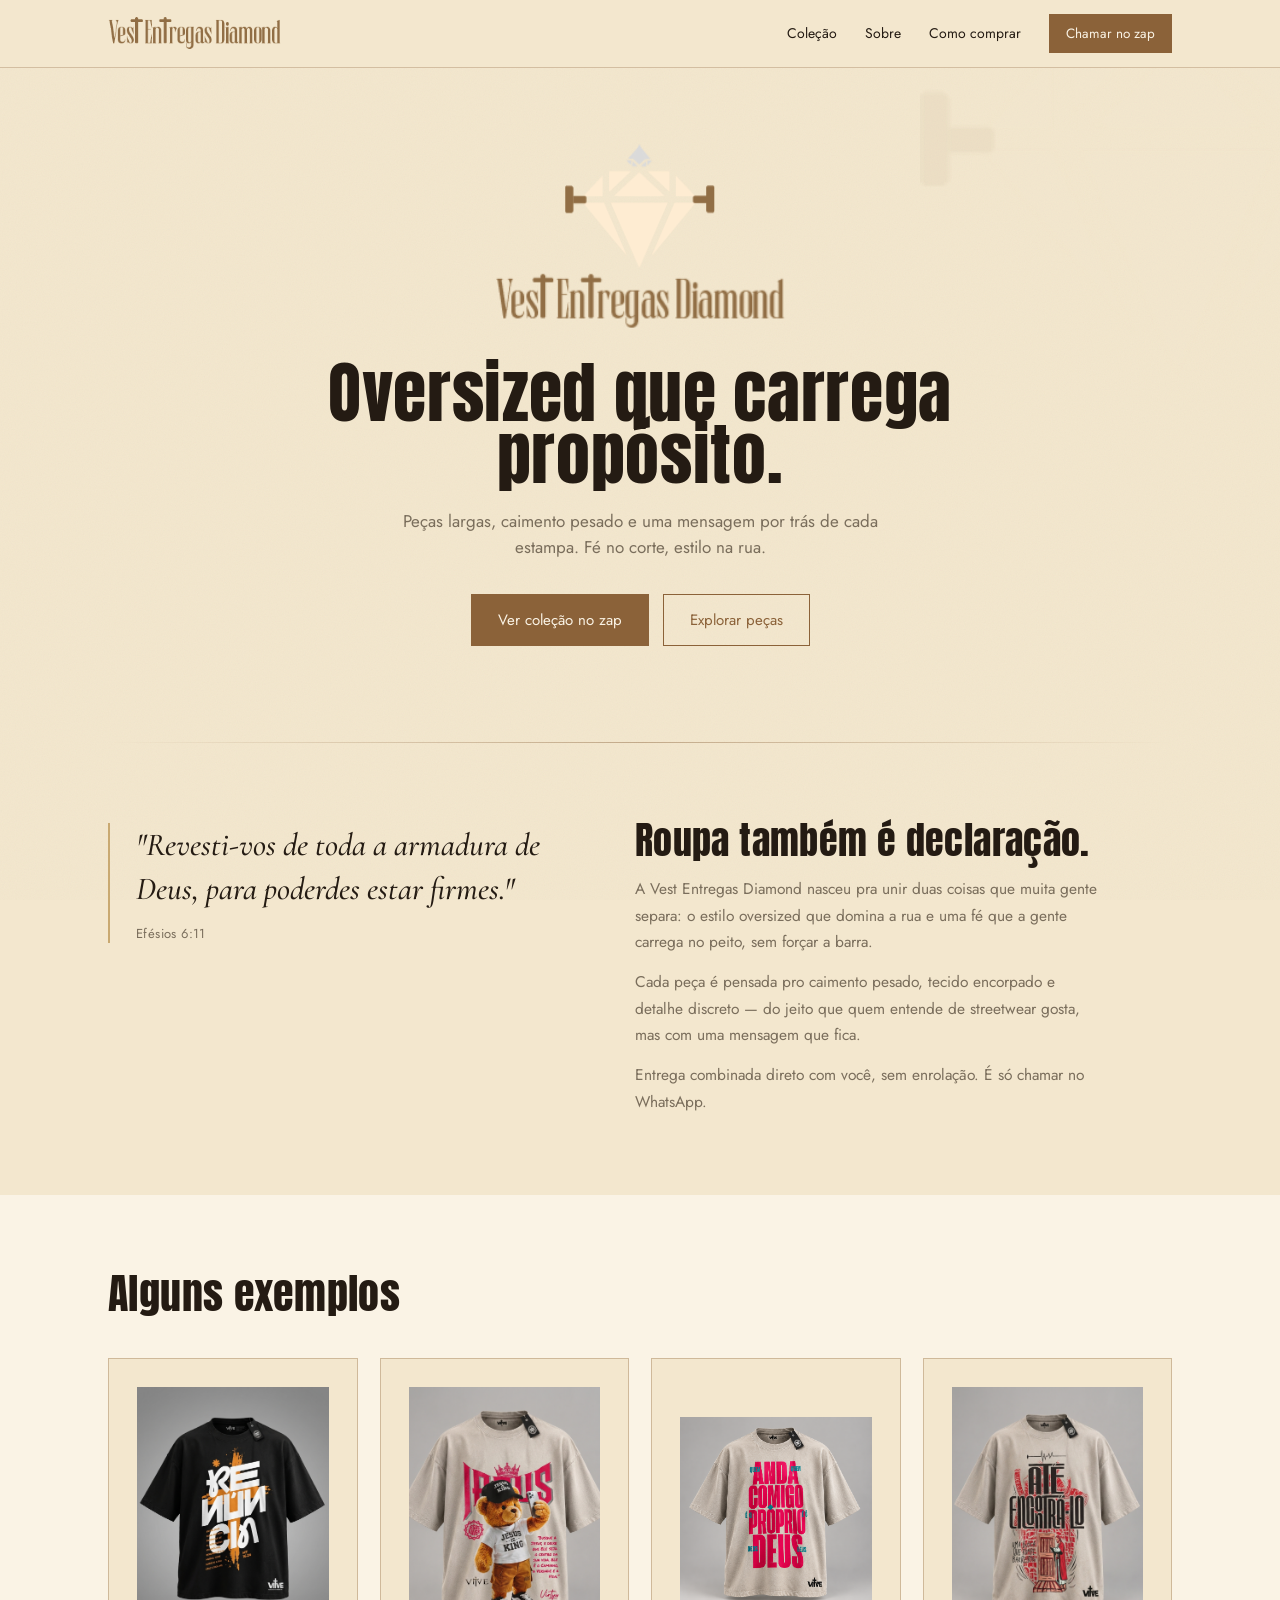
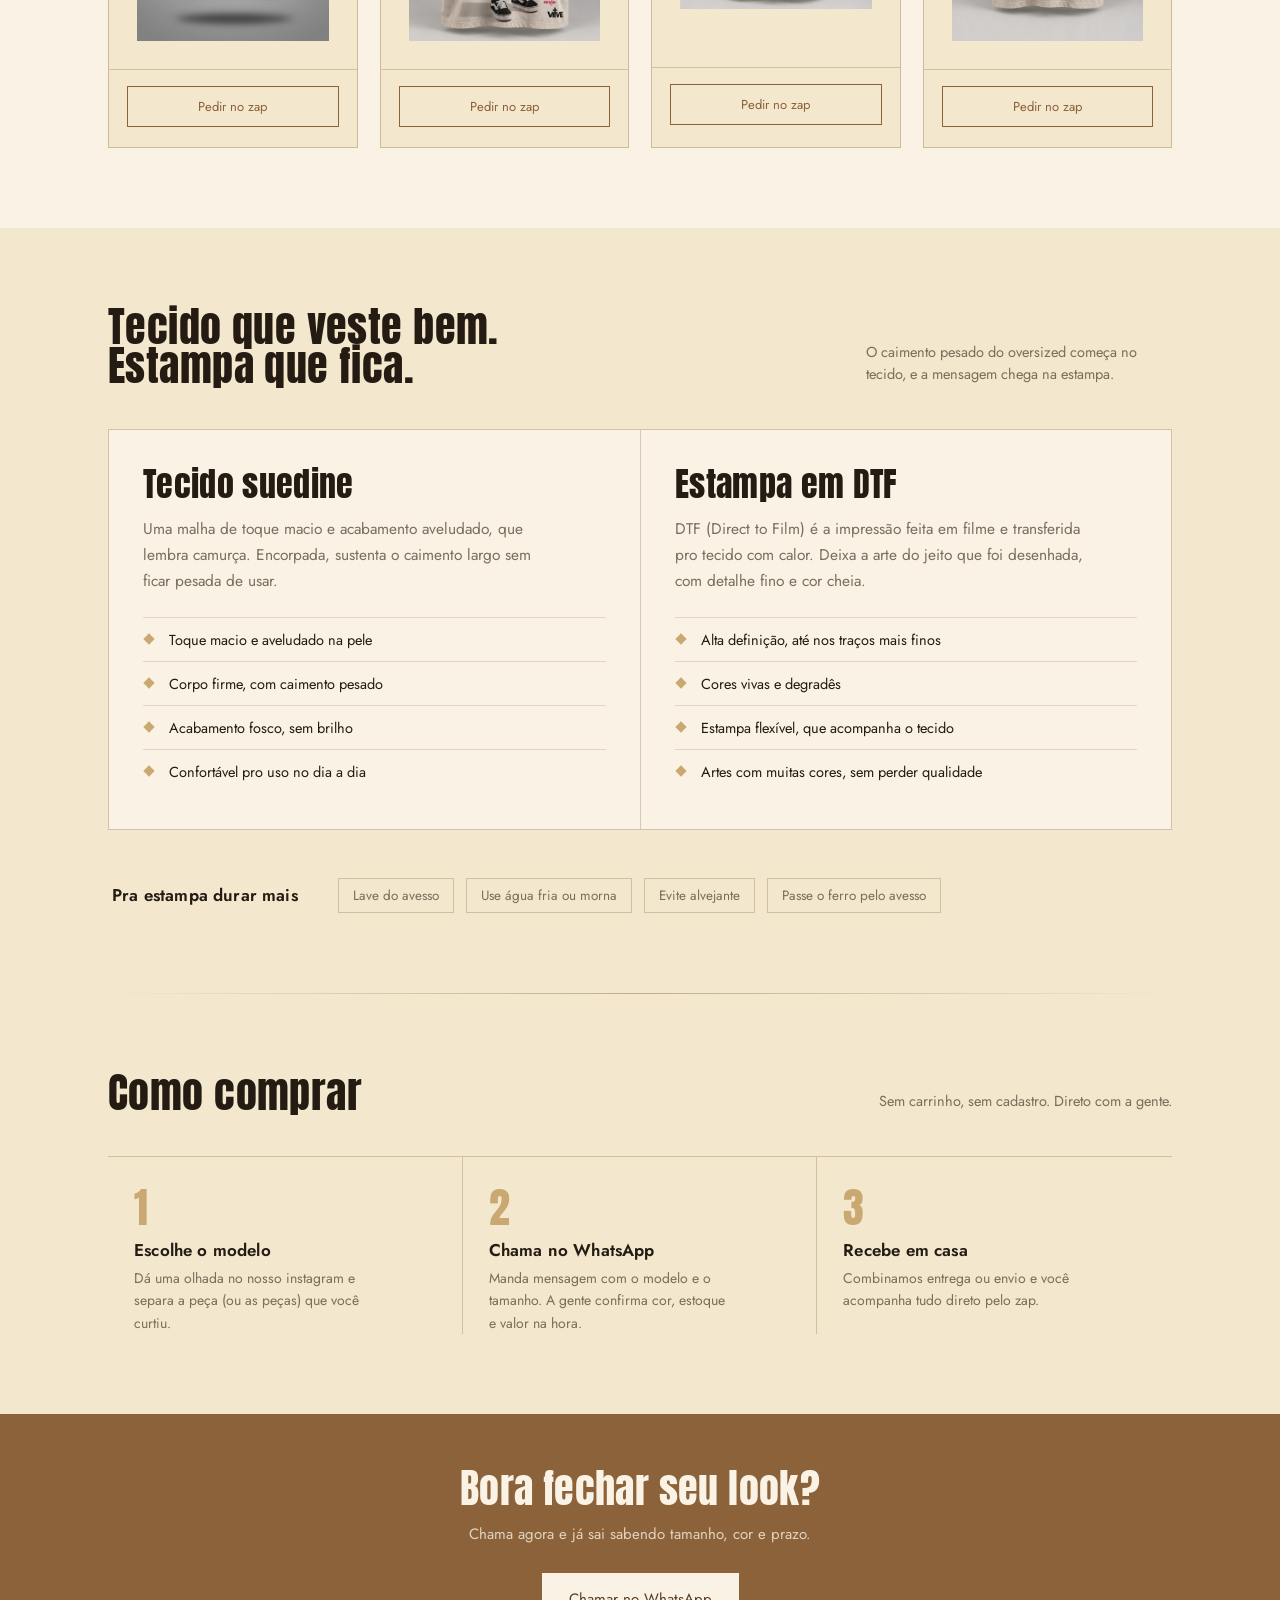
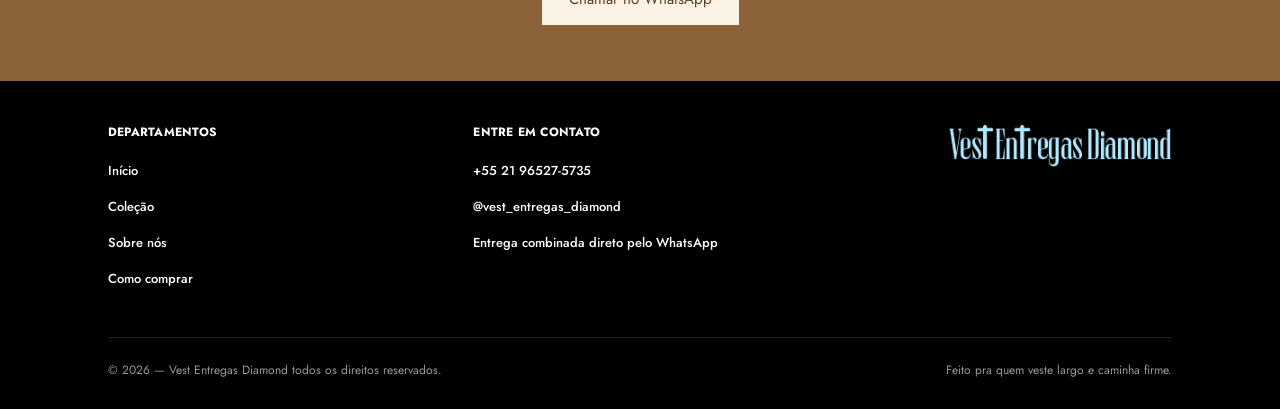
<file: index.html>
<!DOCTYPE html>
<html lang="pt-BR">

<head>
  <meta charset="UTF-8">
  <meta name="viewport" content="width=device-width, initial-scale=1.0">
  <title>Diamond — Oversized com propósito</title>
  <link rel="preconnect" href="https://fonts.googleapis.com">
  <link rel="preconnect" href="https://fonts.gstatic.com" crossorigin>
  <link
    href="https://fonts.googleapis.com/css2?family=Anton&family=Jost:wght@400;500;600;700&family=Cormorant+Garamond:ital,wght@0,500;1,500;1,600&display=swap"
    rel="stylesheet">
  <link rel="stylesheet" href="style.css">
</head>

<body>

  <svg class="noise" xmlns="http://www.w3.org/2000/svg">
    <filter id="n">
      <feTurbulence type="fractalNoise" baseFrequency="0.85" numOctaves="2" stitchTiles="stitch" />
    </filter>
    <rect width="100%" height="100%" filter="url(#n)" />
  </svg>

  <header>
    <div class="wrap header-inner">
      <div class="brand-mark">
        <img src="img/logo.png" alt="Diamond">
      </div>
      <button class="menu-toggle" aria-label="Abrir menu" aria-expanded="false">☰</button>
      <nav>
        <a href="#colecao">Coleção</a>
        <a href="#sobre">Sobre</a>
        <a href="#comprar">Como comprar</a>
        <a class="nav-cta"
          href="https://wa.me/5521965275735?text=Oi!%20Vim%20pelo%20site%20da%20Vest%20entregas%20e%20quero%20saber%20mais."
          target="_blank" rel="noopener">
          Chamar no zap
        </a>
      </nav>
    </div>
  </header>

  <section class="hero">
    <img class="hero-bg-diamond" src="img/diamond.png" alt="" aria-hidden="true">
    <div class="wrap">
      <img class="hero-diamond" src="img/diamond.png" alt="">
      <img class="hero-logotype" src="img/logo.png" alt="Diamond — Vest Entregas">
      <h1>Oversized que carrega propósito.</h1>
      <p class="lede">Peças largas, caimento pesado e uma mensagem por trás de cada estampa. Fé no corte, estilo na rua.
      </p>
      <div class="hero-ctas">
        <a class="btn btn-solid"
          href="https://wa.me/5521965275735?text=Oi!%20Quero%20ver%20a%20cole%C3%A7%C3%A3o%20da%20Vest%20Entregas."
          target="_blank" rel="noopener">Ver coleção no zap</a>
        <a class="btn btn-ghost" href="#colecao">Explorar peças</a>
      </div>
    </div>
  </section>

  <div class="wrap">
    <div class="divider"></div>
  </div>

  <section id="sobre" class="section-pad">
    <div class="wrap about-grid">
      <div class="verse-block">
        <p class="verse-text verse">"Revesti-vos de toda a armadura de Deus, para poderdes estar firmes."</p>
        <p class="verse-ref">Efésios 6:11</p>
      </div>
      <div class="about-copy">
        <h2>Roupa também é declaração.</h2>
        <p>A Vest Entregas Diamond nasceu pra unir duas coisas que muita gente separa: o estilo oversized que domina a
          rua e uma fé que a gente carrega no peito, sem forçar a barra.</p>
        <p>Cada peça é pensada pro caimento pesado, tecido encorpado e detalhe discreto — do jeito que quem entende de
          streetwear gosta, mas com uma mensagem que fica.</p>
        <p>Entrega combinada direto com você, sem enrolação. É só chamar no WhatsApp.</p>
      </div>
    </div>
  </section>

  <section id="colecao" class="section-pad paper-bg">
    <div class="wrap">
      <div class="section-head">
        <h2>Alguns exemplos</h2>
        <!-- <p>Modelos em produção — fotos reais sobem em breve. Chama no zap pra ver tecido e disponibilidade agora.</p> -->
      </div>

      <div class="grid-products">

        <div class="card">
          <div class="card-art">
            <img src="img/Gemini_Generated_Image_o8rhc5o8rhc5o8rh.jpg" alt="Oversized Firmeza Bege" loading="lazy">
          </div>
          <div class="card-body">
            <a class="card-buy" href="https://wa.me/5521965275735?text=Oi!%20Quero%20as%20camisas%20Oversized."
              target="_blank" rel="noopener">Pedir no zap</a>
          </div>
        </div>

        <div class="card">
          <div class="card-art">
            <img src="img/Gemini_Generated_Image_6s1vef6s1vef6s1v.jpg" alt="Oversized Armadura Marrom" loading="lazy">
          </div>
          <div class="card-body">
            <a class="card-buy" href="https://wa.me/5521965275735?text=Oi!%20Quero%20as%20camisas%20Oversized."
              target="_blank" rel="noopener">Pedir no zap</a>
          </div>
        </div>

        <div class="card">
          <div class="card-art">
            <img src="img/ChatGPT Image 18 de set. de 2026, 17_14_09.png" alt="Oversized Constância Stone"
              loading="lazy">
          </div>
          <div class="card-body">
            <a class="card-buy" href="https://wa.me/5521965275735?text=Oi!%20Quero%20as%20camisas%20Oversized."
              target="_blank" rel="noopener">Pedir no zap</a>
          </div>
        </div>

        <div class="card">
          <div class="card-art">
            <img src="img/Gemini_Generated_Image_1qw5ag1qw5ag1qw5.jpg" alt="Oversized Diamante Gold" loading="lazy">
          </div>
          <div class="card-body">
            <a class="card-buy" href="https://wa.me/5521965275735?text=Oi!%20Quero%20as%20camisas%20Oversized."
              target="_blank" rel="noopener">Pedir no zap</a>
          </div>
        </div>

      </div>
      <!-- <p class="placeholder-note">* Preços e nomes de exemplo — troca fácil quando você mandar a tabela real.</p> -->
    </div>
  </section>


  <!-- ===== SEÇÃO: TECIDO SUEDINE + ESTAMPA DTF =====
     Cole entre a seção #colecao e a seção #comprar.
     O CSS está em secao-tecido.css (cole no final do style.css). -->
  <section id="tecido" class="section-pad tecido">
    <div class="wrap">

      <div class="section-head">
        <h2>Tecido que veste bem.<br>Estampa que fica.</h2>
        <p>O caimento pesado do oversized começa no tecido, e a mensagem chega na estampa.</p>
      </div>

      <div class="tecido-grid">

        <article class="tecido-panel">
          <h3>Tecido suedine</h3>
          <p class="tecido-lead">Uma malha de toque macio e acabamento aveludado, que lembra camurça. Encorpada,
            sustenta o caimento largo sem ficar pesada de usar.</p>
          <ul class="tecido-list">
            <li>Toque macio e aveludado na pele</li>
            <li>Corpo firme, com caimento pesado</li>
            <li>Acabamento fosco, sem brilho</li>
            <li>Confortável pro uso no dia a dia</li>
          </ul>
        </article>

        <article class="tecido-panel">
          <h3>Estampa em DTF</h3>
          <p class="tecido-lead">DTF (Direct to Film) é a impressão feita em filme e transferida pro tecido com calor.
            Deixa a arte do jeito que foi desenhada, com detalhe fino e cor cheia.</p>
          <ul class="tecido-list">
            <li>Alta definição, até nos traços mais finos</li>
            <li>Cores vivas e degradês</li>
            <li>Estampa flexível, que acompanha o tecido</li>
            <li>Artes com muitas cores, sem perder qualidade</li>
          </ul>
        </article>

      </div>

      <div class="tecido-care">
        <h3>Pra estampa durar mais</h3>
        <ul>
          <li>Lave do avesso</li>
          <li>Use água fria ou morna</li>
          <li>Evite alvejante</li>
          <li>Passe o ferro pelo avesso</li>
        </ul>
      </div>

    </div>
  </section>

  <div class="wrap">
    <div class="divider"></div>
  </div>
  <section id="comprar" class="section-pad">
    <div class="wrap">
      <div class="section-head">
        <h2>Como comprar</h2>
        <p>Sem carrinho, sem cadastro. Direto com a gente.</p>
      </div>
      <div class="steps">
        <div class="step">
          <div class="step-num">1</div>
          <h3>Escolhe o modelo</h3>
          <p>Dá uma olhada no nosso instagram e separa a peça (ou as peças) que você curtiu.</p>
        </div>
        <div class="step">
          <div class="step-num">2</div>
          <h3>Chama no WhatsApp</h3>
          <p>Manda mensagem com o modelo e o tamanho. A gente confirma cor, estoque e valor na hora.</p>
        </div>
        <div class="step">
          <div class="step-num">3</div>
          <h3>Recebe em casa</h3>
          <p>Combinamos entrega ou envio e você acompanha tudo direto pelo zap.</p>
        </div>
      </div>
    </div>
  </section>

  <section class="cta-strip">
    <div class="wrap">
      <h2>Bora fechar seu look?</h2>
      <p>Chama agora e já sai sabendo tamanho, cor e prazo.</p>
      <a class="btn btn-solid"
        href="https://wa.me/5521965275735?text=Oi!%20Quero%20fazer%20um%20pedido%20na%20Vest%20Entregas."
        target="_blank" rel="noopener">Chamar no WhatsApp</a>
    </div>
  </section>

  <!-- ===================== FOOTER ===================== -->
  <footer class="site-footer">
    <div class="wrap">

      <div class="footer-top">

        <div class="footer-col">
          <h3 class="footer-title">Departamentos</h3>
          <ul class="footer-list">
            <li><a href="#">Início</a></li>
            <li><a href="#colecao">Coleção</a></li>
            <li><a href="#sobre">Sobre nós</a></li>
            <li><a href="#comprar">Como comprar</a></li>
          </ul>
        </div>

        <div class="footer-col">
          <h3 class="footer-title">Entre em contato</h3>
          <ul class="footer-list">
            <li><a href="https://wa.me/5521965275735" target="_blank" rel="noopener">+55 21 96527-5735</a></li>
            <li><a
                href="https://www.instagram.com/vest_entregas_diamond?utm_source=ig_web_button_share_sheet&stkn=ZDNlZDc0MzIxNw=="
                target="_blank" rel="noopener">@vest_entregas_diamond</a></li>
            <li><span>Entrega combinada direto pelo WhatsApp</span></li>
          </ul>
        </div>

        <div class="footer-col footer-brand">
          <img src="img/logo.png" alt="Diamond — Vest Entregas">
        </div>

      </div>

      <div class="footer-bottom">
        <span>© 2026 — Vest Entregas Diamond todos os direitos reservados.</span>
        <span>Feito pra quem veste largo e caminha firme.</span>
      </div>

    </div>
  </footer>

  <script src="script.js"></script>
</body>

</html>
</file>
<file: style.css>
:root{
  --cream:#F3E7CE;
  --paper:#FAF3E5;
  --ink:#241B13;
  --wood:#8B6239;
  --wood-dark:#5B3E22;
  --gold:#C9A971;
  --stone:#7A6E5C;
}
@media (prefers-color-scheme: dark){
  :root:not([data-theme="light"]){
    --cream:#221A12;
    --paper:#2B2118;
    --ink:#F3E7CE;
    --wood:#D7B27C;
    --wood-dark:#E8CE9C;
    --gold:#C9A971;
    --stone:#B9AC94;
  }
}
:root[data-theme="dark"]{
  --cream:#221A12;
  --paper:#2B2118;
  --ink:#F3E7CE;
  --wood:#D7B27C;
  --wood-dark:#E8CE9C;
  --gold:#C9A971;
  --stone:#B9AC94;
}

*{box-sizing:border-box; margin:0; padding:0;}
html{scroll-behavior:smooth;}
body{
  background:var(--cream);
  color:var(--ink);
  font-family:'Jost', sans-serif;
  -webkit-font-smoothing:antialiased;
  overflow-x:hidden;
}
img{max-width:100%; display:block;}

.noise{
  position:fixed; inset:0; width:100%; height:100%;
  pointer-events:none; opacity:.05; mix-blend-mode:multiply; z-index:1;
}
@media (prefers-color-scheme:dark){.noise{mix-blend-mode:overlay;}}

.wrap{max-width:1120px; margin:0 auto; padding:0 28px;}

h1,h2,h3,.display{
  font-family:'Anton', sans-serif;
  font-weight:400;
  letter-spacing:0.01em;
  line-height:0.92;
}

.verse{
  font-family:'Cormorant Garamond', serif;
  font-style:italic;
  font-weight:500;
}

a{color:inherit;}

/* ---------- HEADER ---------- */
header{
  position:sticky; top:0; z-index:20;
  background:color-mix(in srgb, var(--cream) 88%, transparent);
  backdrop-filter:blur(6px);
  border-bottom:1px solid color-mix(in srgb, var(--wood) 30%, transparent);
}
.header-inner{
  display:flex; align-items:center; justify-content:space-between;
  padding:14px 0;
  margin:0 auto; max-width:1120px; padding:14px 28px;
}
.brand-mark{display:flex; align-items:center; gap:10px;}
.brand-mark img{height:34px; width:auto;}
nav{display:flex; align-items:center; gap:28px;}
nav a{
  font-size:14px; text-decoration:none; color:var(--ink);
  position:relative; padding-bottom:2px;
}
nav a::after{
  content:""; position:absolute; left:0; bottom:-2px; width:0; height:1.5px;
  background:var(--wood); transition:width .25s ease;
}
nav a:hover::after{width:100%;}
.nav-cta{
  display:inline-flex; align-items:center; gap:8px;
  background:var(--wood); color:var(--paper);
  padding:9px 16px; font-size:13.5px; text-decoration:none;
  border:1.5px solid var(--wood);
}
.nav-cta:hover{background:transparent; color:var(--wood);}
.menu-toggle{
  display:none; background:none; border:none; color:var(--ink);
  font-size:22px; cursor:pointer; line-height:1;
}

/* ---------- HERO ---------- */
.hero{
  position:relative;
  padding:76px 0 96px;
  text-align:center;
  overflow:hidden;
}
.hero-diamond{
  width:150px; margin:0 auto 6px;
  opacity:0; transform:translateY(14px) scale(.92);
  animation:riseIn .9s cubic-bezier(.2,.8,.2,1) .15s forwards;
}
.hero-logotype{
  width:290px; margin:0 auto 30px;
  opacity:0; transform:translateY(10px);
  animation:riseIn .9s cubic-bezier(.2,.8,.2,1) .4s forwards;
}
@media (prefers-color-scheme:dark){.hero-logotype{filter:invert(1) brightness(1.6);}}
:root[data-theme="dark"] .hero-logotype{filter:invert(1) brightness(1.6);}
@keyframes riseIn{to{opacity:1; transform:translateY(0) scale(1);}}

.hero h1{
  font-size:clamp(34px, 6vw, 68px);
  max-width:820px; margin:0 auto;
  color:var(--ink);
}
.hero .lede{
  max-width:480px; margin:22px auto 0;
  font-size:17px; color:var(--stone); line-height:1.55;
}
.hero-ctas{
  margin-top:34px; display:flex; gap:14px; justify-content:center; flex-wrap:wrap;
}
.btn{
  display:inline-flex; align-items:center; gap:9px;
  padding:14px 26px; font-size:15px; text-decoration:none;
  border:1.5px solid var(--wood);
}
.btn-solid{background:var(--wood); color:var(--paper);}
.btn-solid:hover{background:var(--wood-dark); border-color:var(--wood-dark);}
.btn-ghost{color:var(--wood);}
.btn-ghost:hover{background:color-mix(in srgb, var(--wood) 10%, transparent);}

.hero-bg-diamond{
  position:absolute; top:-120px; right:-160px; width:520px; opacity:.06;
  pointer-events:none; z-index:0;
}
@media (prefers-color-scheme:dark){.hero-bg-diamond{opacity:.1;}}
:root[data-theme="dark"] .hero-bg-diamond{opacity:.1;}

/* ---------- SECTION shared ---------- */
section{position:relative; z-index:2;}
.section-pad{padding:80px 0;}
.paper-bg{background:var(--paper);}
.divider{
  height:1px; background:linear-gradient(90deg, transparent, color-mix(in srgb, var(--wood) 45%, transparent), transparent);
}

/* ---------- SOBRE / VERSE ---------- */
.about-grid{
  display:grid; grid-template-columns:1fr 1.15fr; gap:60px; align-items:start;
}
.verse-block{
  border-left:2px solid var(--gold); padding-left:26px;
}
.verse-text{font-size:clamp(24px,3vw,32px); line-height:1.35; color:var(--ink);}
.verse-ref{margin-top:14px; font-size:13px; letter-spacing:.03em; color:var(--stone); font-family:'Jost',sans-serif; font-style:normal;}
.about-copy h2{font-size:clamp(26px,3.4vw,38px); margin-bottom:18px;}
.about-copy p{font-size:15.5px; line-height:1.7; color:var(--stone); max-width:52ch;}
.about-copy p + p{margin-top:14px;}

/* ---------- COLEÇÃO ---------- */
.section-head{
  display:flex; justify-content:space-between; align-items:flex-end;
  gap:20px; margin-bottom:44px; flex-wrap:wrap;
}
.section-head h2{font-size:clamp(28px,3.6vw,42px);}
.section-head p{max-width:34ch; font-size:14.5px; color:var(--stone); line-height:1.55;}

.grid-products{
  display:grid; grid-template-columns:repeat(4,1fr); gap:22px;
}
.card{
  background:var(--cream);
  border:1.5px solid color-mix(in srgb, var(--wood) 35%, transparent);
  padding:0;
  display:flex; flex-direction:column;
  transition:transform .25s ease, box-shadow .25s ease;
}
.card:hover{transform:translateY(-6px);}

.card-art{
  aspect-ratio:4/5; display:flex; align-items:center; justify-content:center;
  padding:28px;
  border-bottom:1.5px solid color-mix(in srgb, var(--wood) 30%, transparent);
}
.card-art svg{width:100%; height:100%;}
.card-body{padding:16px 18px 20px;}
.card-buy{
  display:inline-flex; align-items:center; justify-content:center; gap:7px;
  width:100%; padding:10px; font-size:13px;
  border:1.5px solid var(--wood); color:var(--wood); text-decoration:none;
}
.card-buy:hover{background:var(--wood); color:var(--paper);}

.placeholder-note{
  margin-top:26px; font-size:12.5px; color:var(--stone);
}

/* ---------- COMO COMPRAR ---------- */
.steps{
  display:grid; grid-template-columns:repeat(3,1fr); gap:0;
  border-top:1.5px solid color-mix(in srgb, var(--wood) 30%, transparent);
}
.step{
  padding:30px 26px 0;
  border-right:1.5px solid color-mix(in srgb, var(--wood) 30%, transparent);
}
.step:last-child{border-right:none;}
.step-num{
  font-family:'Anton',sans-serif; font-size:42px; color:var(--gold);
  line-height:1;
}
.step h3{font-family:'Jost',sans-serif; font-weight:600; font-size:17px; margin:14px 0 8px;}
.step p{font-size:14px; color:var(--stone); line-height:1.6; max-width:30ch;}

/* ---------- CTA FAIXA ---------- */
.cta-strip{
  background:var(--wood); color:var(--paper);
  padding:56px 0; text-align:center;
}
.cta-strip h2{font-size:clamp(26px,4vw,40px); margin-bottom:16px;}
.cta-strip p{color:color-mix(in srgb, var(--paper) 78%, transparent); font-size:15px; margin-bottom:28px;}
.cta-strip .btn-solid{background:var(--paper); color:var(--wood-dark); border-color:var(--paper);}
.cta-strip .btn-solid:hover{background:transparent; color:var(--paper);}

/* ---------- FOOTER (preto + dourado) ---------- */
.site-footer{
  position:relative; z-index:2;
  background:#000; color:#fff;
  font-size:13px; line-height:1.4;
}
.footer-top{
  display:grid; grid-template-columns:repeat(3,1fr); gap:32px;
  padding:44px 0 40px;
}
.footer-title{
  font-family:'Jost', sans-serif;
  font-size:12px; font-weight:700; line-height:1.2;
  text-transform:uppercase; letter-spacing:.02em;
  color:#fff; margin-bottom:14px;
}
.footer-list{list-style:none;}
.footer-list li{line-height:36px;}
.footer-list a,
.footer-list span{
  color:#fff; text-decoration:none; font-weight:500;
  transition:color .2s ease;
}
.footer-list a:hover{color:var(--gold);}
.site-footer a:focus-visible{outline:2px solid var(--gold); outline-offset:3px;}

.footer-brand{display:flex; align-items:flex-start; justify-content:flex-end;}
.footer-brand img{
  height:44px; width:auto;
  filter:invert(1) brightness(1.6);
}

.footer-bottom{
  border-top:1px solid #1f1f1f;
  padding:24px 0 30px;
  font-size:12px; color:#9a9a9a;
  display:flex; justify-content:space-between; flex-wrap:wrap; gap:8px;
}

/* ---------- MOBILE NAV (aberto via JS) ---------- */
nav.open{
  display:flex; position:absolute; top:100%; left:0; right:0;
  flex-direction:column; align-items:flex-start; gap:0;
  background:var(--paper); border-bottom:1.5px solid var(--wood);
  padding:6px 28px 18px;
}
nav.open a{padding:12px 0; width:100%; border-bottom:1px solid color-mix(in srgb, var(--wood) 15%, transparent);}
nav.open .nav-cta{margin-top:12px; width:100%; justify-content:center;}

@media (max-width:860px){
  .about-grid{grid-template-columns:1fr; gap:40px;}
  .grid-products{grid-template-columns:repeat(2,1fr);}
  .card:nth-child(2), .card:nth-child(4){transform:none;}
  .steps{grid-template-columns:1fr;}
  .step{border-right:none; border-bottom:1.5px solid color-mix(in srgb, var(--wood) 30%, transparent); padding-bottom:26px;}
  nav{display:none;}
  nav.open{display:flex;}
  .menu-toggle{display:block;}
  .footer-top{grid-template-columns:1fr; gap:26px; padding:34px 0 28px;}
  .footer-brand{justify-content:flex-start;}
}
@media (max-width:520px){
  .grid-products{grid-template-columns:1fr;}
  .hero{padding:56px 0 70px;}
}

:focus-visible{outline:2px solid var(--wood); outline-offset:3px;}
@media (prefers-reduced-motion: reduce){
  .hero-diamond, .hero-logotype{animation:none; opacity:1; transform:none;}
  *{transition-duration:.01ms !important;}
}
/* ---------- TECIDO SUEDINE + ESTAMPA DTF ---------- */
.tecido-grid{
  display:grid; grid-template-columns:1fr 1fr; gap:0;
  border:1.5px solid color-mix(in srgb, var(--wood) 35%, transparent);
  background:var(--paper);
}
.tecido-panel{
  padding:38px 34px 36px;
}
.tecido-panel + .tecido-panel{
  border-left:1.5px solid color-mix(in srgb, var(--wood) 30%, transparent);
}
.tecido-panel h3{
  font-size:clamp(26px,3vw,34px);
  margin-bottom:16px;
  color:var(--ink);
}
.tecido-lead{
  font-size:15.5px; line-height:1.7; color:var(--stone);
  max-width:46ch; margin-bottom:22px;
}
.tecido-list{list-style:none;}
.tecido-list li{
  position:relative;
  padding:11px 0 11px 26px;
  font-size:14.5px; color:var(--ink);
  border-top:1px solid color-mix(in srgb, var(--wood) 20%, transparent);
}
.tecido-list li::before{
  content:""; position:absolute; left:2px; top:50%;
  width:8px; height:8px; background:var(--gold);
  transform:translateY(-50%) rotate(45deg);
}

.tecido-care{
  margin-top:26px;
  display:flex; align-items:center; gap:28px 40px; flex-wrap:wrap;
  padding:22px 4px 0;
}
.tecido-care h3{
  font-family:'Jost',sans-serif; font-weight:600;
  font-size:17px; line-height:1.2; color:var(--ink);
}
.tecido-care ul{
  list-style:none; display:flex; flex-wrap:wrap; gap:10px 12px;
}
.tecido-care li{
  font-size:13.5px; color:var(--stone);
  padding:7px 14px;
  border:1.5px solid color-mix(in srgb, var(--wood) 30%, transparent);
}

@media (max-width:860px){
  .tecido-grid{grid-template-columns:1fr;}
  .tecido-panel{padding:30px 24px 28px;}
  .tecido-panel + .tecido-panel{
    border-left:none;
    border-top:1.5px solid color-mix(in srgb, var(--wood) 30%, transparent);
  }
}
</file>
